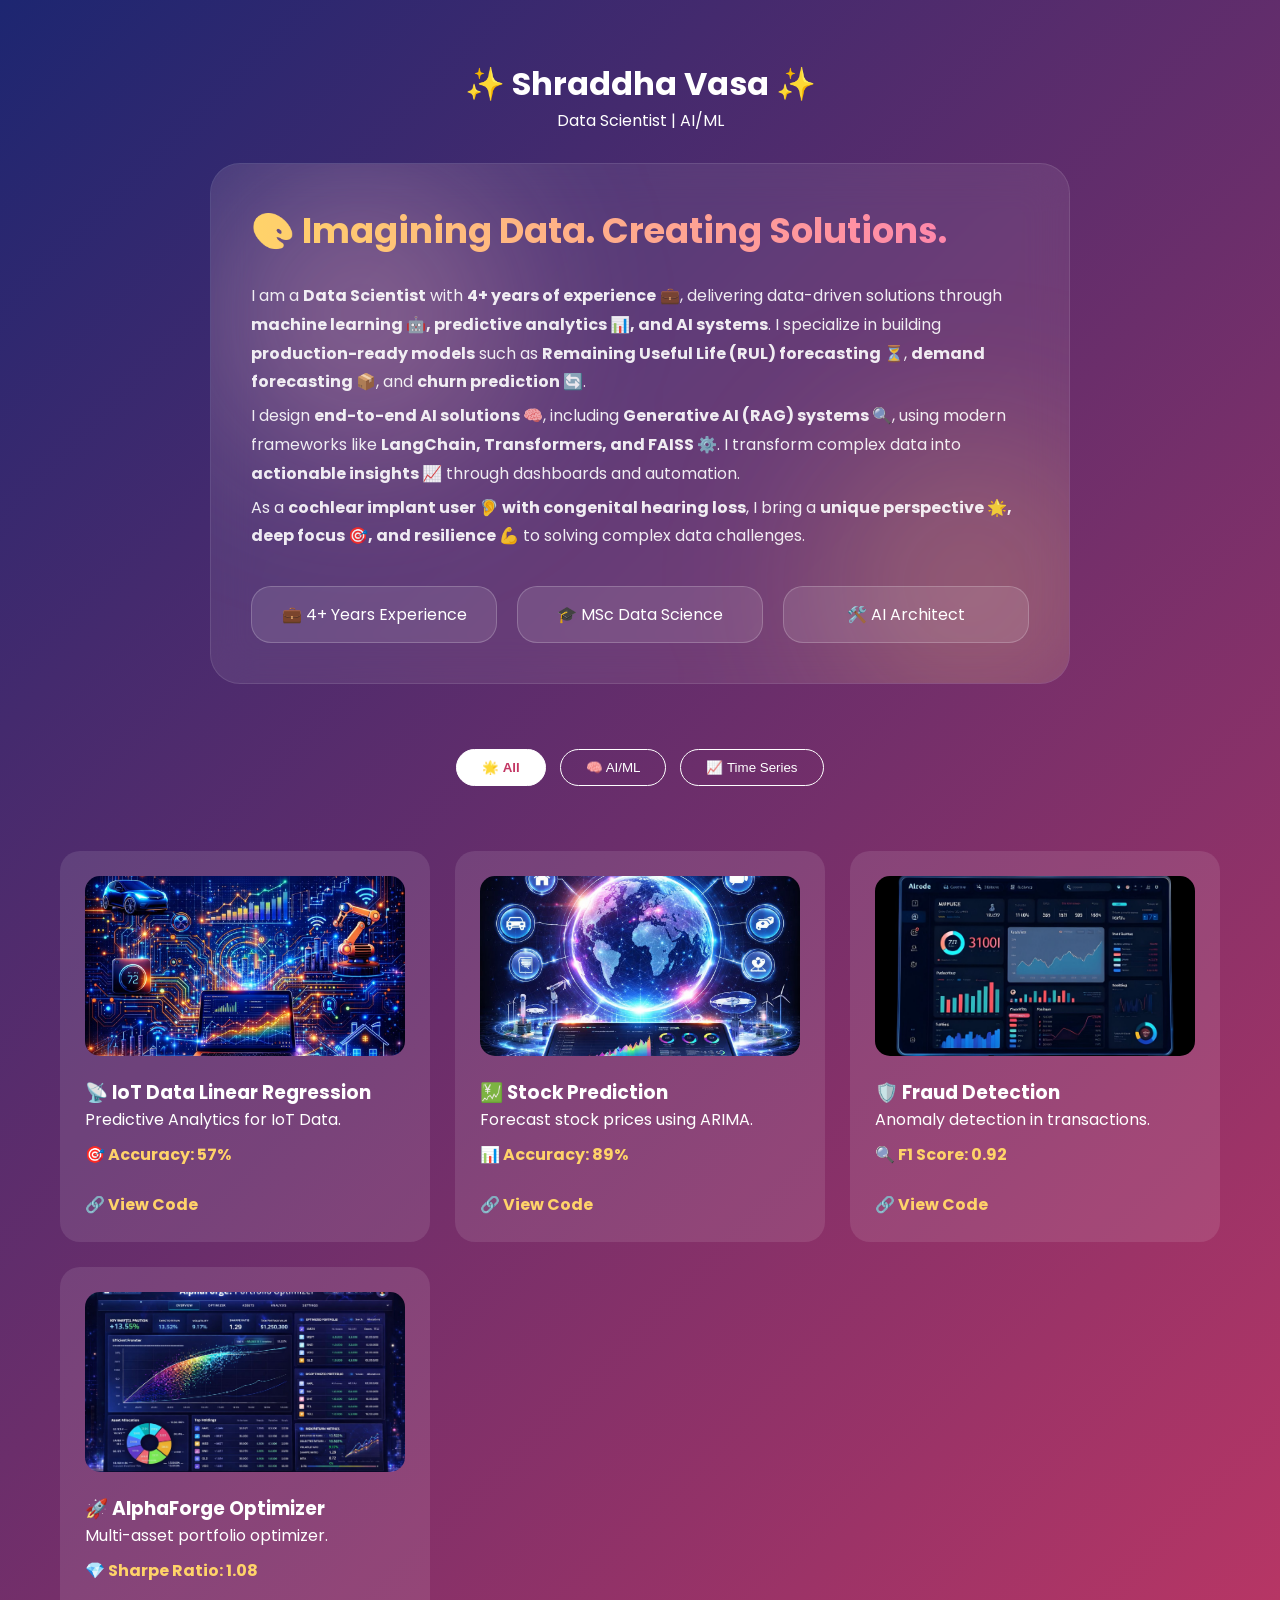
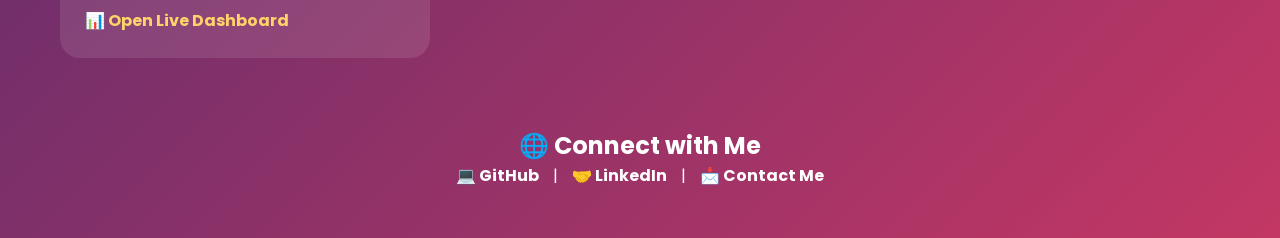
<file: index.html>
<!DOCTYPE html>
<html lang="en">
<head>
    <meta charset="UTF-8">
    <meta name="viewport" content="width=device-width, initial-scale=1.0">
    <title>Shraddha Vasa | DS/AI/ML Portfolio</title>
    <link rel="stylesheet" href="style.css">
    <link href="https://fonts.googleapis.com/css2?family=Poppins:wght@300;400;600;700&display=swap" rel="stylesheet">
</head>
<body>

<header>
    <h1>✨ Shraddha Vasa ✨</h1>
    <p id="typing"></p> 
</header>

<section class="about-section">
    <div class="bio-glass-card">
        <div class="visual-bg">
            <div class="blob"></div>
            <div class="blob"></div>
        </div>
        
        <div class="bio-content">
            <h1 class="about-title">
                🎨 Imagining Data. Creating Solutions.
            </h1>

            <p>
                I am a <strong>Data Scientist</strong> with <strong>4+ years of experience</strong> 💼, delivering 
                data-driven solutions through <strong>machine learning 🤖, predictive analytics 📊, and AI systems</strong>. 
                I specialize in building <strong>production-ready models</strong> such as 
                <strong>Remaining Useful Life (RUL) forecasting ⏳</strong>, 
                <strong>demand forecasting 📦</strong>, and 
                <strong>churn prediction 🔄</strong>.
            </p>

            <p>
                I design <strong>end-to-end AI solutions 🧠</strong>, including 
                <strong>Generative AI (RAG) systems 🔍</strong>, using modern frameworks like 
                <strong>LangChain, Transformers, and FAISS ⚙️</strong>. 
                I transform complex data into <strong>actionable insights 📈</strong> through dashboards and automation.
            </p>

            <p>
                As a <strong>cochlear implant user 🦻 with congenital hearing loss</strong>, 
                I bring a <strong>unique perspective 🌟, deep focus 🎯, and resilience 💪</strong> 
                to solving complex data challenges.
            </p>

            <div class="creative-stats">
    <div class="stat-item">💼 4+ Years Experience</div>
    <div class="stat-item">🎓 MSc Data Science</div>
    <div class="stat-item">🛠️ AI Architect</div>
</div>
        </div>
    </div>
</section>

<div class="filters">
    <button class="active" onclick="filterProjects('all')">🌟 All</button>
    <button onclick="filterProjects('ml')">🧠 AI/ML</button>
    <button onclick="filterProjects('timeseries')">📈 Time Series</button>
</div>

<section class="projects-container">
    <div class="card ml timeseries">
        <img src="Project/IoT_1.jpeg" alt="IoT Data Analysis">
        <h3>📡 IoT Data Linear Regression</h3>
        <p>Predictive Analytics for IoT Data.</p>
        <p class="metric">🎯 Accuracy: 57%</p>
        <a href="https://github.com/vasashraddha/IOT_works" 
            class="project-link" target="_blank">🔗 View Code</a>
    </div>

    <div class="card ml timeseries">
        <img src="Project/IoT_2.jpeg" alt="Stock Prediction">
        <h3>💹 Stock Prediction</h3>
        <p>Forecast stock prices using ARIMA.</p>
        <p class="metric">📊 Accuracy: 89%</p>
        <a href="#" class="project-link">🔗 View Code</a>
    </div>

    <div class="card ml">
        <img src="Project/Alpha_2.jpeg" alt="Fraud Detection">
        <h3>🛡️ Fraud Detection</h3>
        <p>Anomaly detection in transactions.</p>
        <p class="metric">🔍 F1 Score: 0.92</p>
        <a href="#" class="project-link">🔗 View Code</a>
    </div>

    <div class="card ml timeseries">
        <img src="Project/Alpha_1.jpeg" alt="AlphaForge">
        <h3>🚀 AlphaForge Optimizer</h3>
        <p>Multi-asset portfolio optimizer.</p>
        <p class="metric">💎 Sharpe Ratio: 1.08</p>
        <a href="alphaforge.html" class="project-link">📊 Open Live Dashboard</a>
    </div>
</section>

<footer>
    <h2>🌐 Connect with Me</h2>
    <div class="footer-links">
        <a href="https://github.com/vasashraddha" target="_blank">💻 GitHub</a> |
        <a href="https://www.linkedin.com/in/vasa-shraddha" target="_blank">🤝 LinkedIn</a> | 
        <a href="javascript:void(0)" onclick="openModal()">📩 Contact Me</a>
    </div>
</footer>

<div id="contactModal" class="modal">
    <div class="modal-content">
        <span class="close" onclick="closeModal()">&times;</span>
        <h3>👋 Get in Touch</h3>
        <p>📧 <strong>Email:</strong> shraddhavasa14@gmail.com</p>
        <p>📞 <strong>Mobile:</strong> +91 6302883803</p>
        <div style="margin-top: 20px;">
            <a href="mailto:shraddhavasa14@gmail.com" class="modal-btn">🚀 Send Direct Email</a>
        </div>
    </div>
</div>

<script src="script.js"></script>
</body>
</html>
</file>
<file: style.css>
* { margin: 0; padding: 0; box-sizing: border-box; }

body {
    font-family: 'Poppins', sans-serif;
    background: linear-gradient(135deg, #1d2671, #c33764);
    color: white;
    overflow-x: hidden;
}

header { text-align: center; padding: 60px 20px 10px 20px; }

/* Bio Section */
.about-section { padding: 20px; max-width: 900px; margin: auto; }

.bio-glass-card {
    position: relative;
    background: rgba(255, 255, 255, 0.08);
    backdrop-filter: blur(20px);
    padding: 40px;
    border-radius: 30px;
    overflow: hidden;
    border: 1px solid rgba(255, 255, 255, 0.1);
}

.about-title {
    font-size: 2.2rem;
    font-weight: 700;
    margin-bottom: 25px;
    background: linear-gradient(90deg, #ffd369, #ff7eb3);
    -webkit-background-clip: text;
    -webkit-text-fill-color: transparent;
}

.bio-content p { line-height: 1.8; margin-bottom: 5px; color: rgba(255, 255, 255, 0.9); }

/* Animation Blobs */
.visual-bg { position: absolute; width: 100%; height: 100%; z-index: -1; top: 0; left: 0; }
.blob {
    position: absolute; width: 300px; height: 300px;
    background: rgba(255, 182, 193, 0.3);
    filter: blur(80px); border-radius: 50%;
    animation: move 10s infinite alternate;
}
.blob:nth-child(2) { background: rgba(255, 211, 105, 0.2); bottom: -50px; right: -50px; animation-delay: -5s; }
@keyframes move { from { transform: translate(-15%, -15%); } to { transform: translate(15%, 15%); } }

/* Stats */
.creative-stats { display: flex; gap: 20px; margin-top: 35px; flex-wrap: wrap; }
.stat-item {
    background: rgba(255, 255, 255, 0.1); padding: 15px 20px;
    border-radius: 20px; border: 1px solid rgba(255, 255, 255, 0.2);
    text-align: center; flex: 1; min-width: 140px; transition: 0.3s ease;
}
.stat-item span { font-size: 1.5rem; font-weight: bold; display: block; color: #ffd369; margin-bottom: 5px; }
.stat-item p { font-size: 0.85rem; color: rgba(255, 255, 255, 0.8); margin: 0; }

/* Filters & Projects */
.filters { text-align: center; margin: 40px 0; }
.filters button {
    padding: 10px 25px; border: 1px solid white; margin: 5px;
    border-radius: 25px; cursor: pointer; background: transparent; color: white; transition: 0.3s;
}
.filters button.active, .filters button:hover { background: white; color: #c33764; font-weight: bold; }

.projects-container {
    display: grid; grid-template-columns: repeat(auto-fit, minmax(280px, 1fr));
    gap: 25px; padding: 20px; max-width: 1200px; margin: auto;
}
.card { background: rgba(255, 255, 255, 0.1); padding: 25px; border-radius: 20px; transition: 0.3s ease; }
.card img { width: 100%; border-radius: 15px; height: 180px; object-fit: cover; margin-bottom: 15px; }

.project-link { color: #ffd369 !important; text-decoration: none; font-weight: bold; margin-top: 15px; display: inline-block; }
.metric { color: #ffd369; font-weight: bold; margin: 10px 0; }

/* Modal */
.modal { display: none; position: fixed; z-index: 1000; left: 0; top: 0; width: 100%; height: 100%; background: rgba(0,0,0,0.85); backdrop-filter: blur(8px); }
.modal-content { background: #1a1e2b; margin: 15% auto; padding: 40px; border-radius: 25px; width: 320px; border: 1px solid #ff7eb3; text-align: center; position: relative; }
.close { position: absolute; right: 20px; top: 15px; font-size: 28px; cursor: pointer; }
.modal-btn { display: inline-block; padding: 12px 24px; background: #c33764; color: white; text-decoration: none; border-radius: 12px; margin-top: 15px; }

footer { padding: 50px; text-align: center; }
footer a { color: white; text-decoration: none; margin: 0 10px; font-weight: bold; }

/* --- MOBILE RESPONSIVENESS --- */
@media (max-width: 768px) {
    header h1 { font-size: 1.8rem; }
    .about-title { font-size: 1.5rem; }
    .bio-glass-card { padding: 25px 15px; }
    .creative-stats { flex-direction: column; }
    .projects-container { grid-template-columns: 1fr; }
    .modal-content { width: 90%; margin: 30% auto; }
}
</file>
